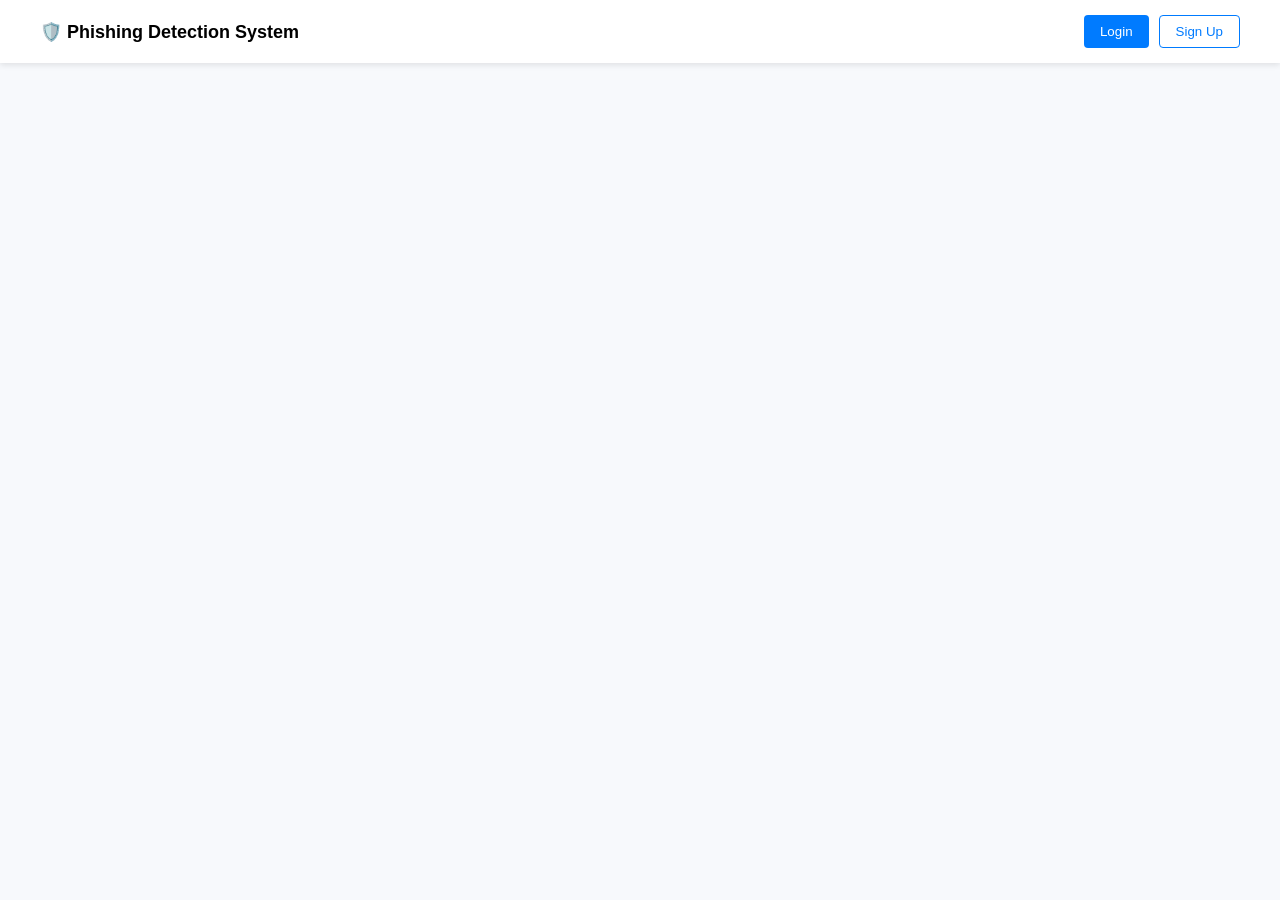
<file: phishing-detection/auth-ui/index.html>
<!DOCTYPE html>
<html lang="en">
<head>
    <meta charset="UTF-8">
    <title>Phishing Detection System</title>
    <link rel="stylesheet" href="style.css">
</head>
<body>

<header>
    <div class="logo">🛡️ Phishing Detection System</div>
    <div class="nav">
        <!-- CHANGED -->
        <button class="nav-btn" onclick="window.location.href='login.html'">
            Login
        </button>

        <!-- CHANGED -->
        <button class="nav-btn outline" onclick="window.location.href='signup.html'">
            Sign Up
</footer>
<script>
const token = localStorage.getItem("jwt");

const navDiv = document.querySelector(".nav");
const heroActions = document.querySelector(".hero-actions");

if (token) {
    // User is logged in
    navDiv.innerHTML = `
        <button class="nav-btn" onclick="goPhishing()">Phishing Check</button>
        <button class="nav-btn outline" onclick="logout()">Logout</button>
    `;

    heroActions.innerHTML = `
        <button class="primary" onclick="goPhishing()">Check a Website</button>
        <button class="secondary" onclick="logout()">Logout</button>
    `;
}

function goPhishing() {
    window.location.href = "phishing.html";
}

function logout() {
    localStorage.removeItem("jwt");
    alert("Logged out successfully");
    window.location.href = "index.html";
}
</script>

</body>
</html>
</file>
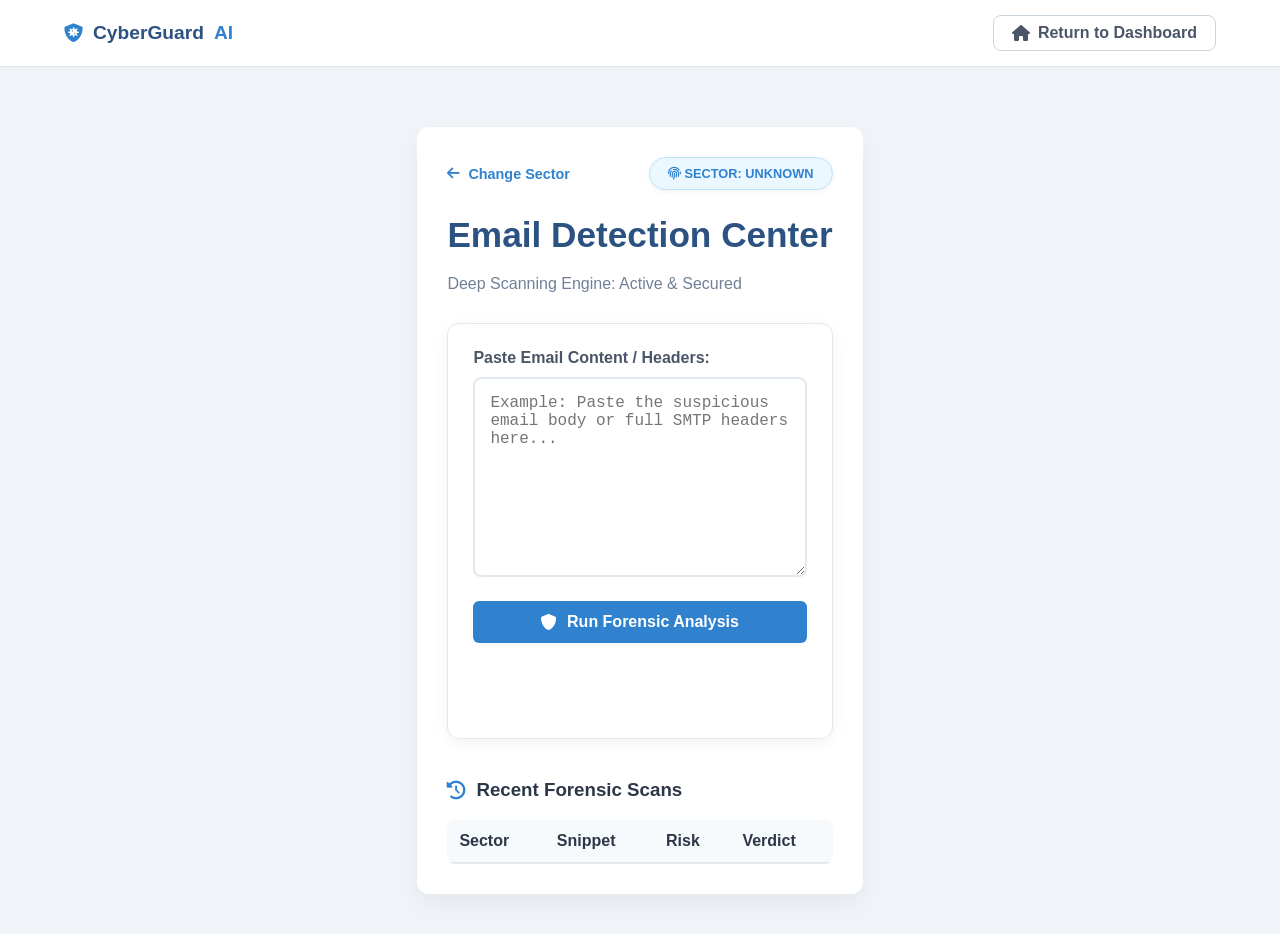
<file: phishing-detection/auth-ui/email.html>
<!DOCTYPE html>
<html lang="en">
<head>
    <meta charset="UTF-8">
    <meta name="viewport" content="width=device-width, initial-scale=1.0">
    <title>CyberGuard AI - Forensic Analysis</title>
    <link rel="stylesheet" href="email.css">
    <link rel="stylesheet" href="https://cdnjs.cloudflare.com/ajax/libs/font-awesome/6.0.0/css/all.min.css">
</head>
<body>
    <nav style="display: flex; justify-content: space-between; align-items: center; padding: 15px 5%; background: white; border-bottom: 1px solid #e2e8f0; margin-bottom: 20px; box-shadow: 0 2px 4px rgba(0,0,0,0.02);">
    <div style="font-weight: bold; color: #2c5282; font-size: 1.2rem; display: flex; align-items: center; gap: 10px;">
        <i class="fas fa-shield-virus" style="color: #3182ce;"></i> CyberGuard <span style="color: #3182ce;">AI</span>
    </div>
    <a href="phishing-types.html" style="text-decoration: none; color: #4a5568; font-weight: 600; border: 1px solid #cbd5e0; padding: 8px 18px; border-radius: 8px; transition: 0.3s; display: flex; align-items: center; gap: 8px; background: #fff;">
        <i class="fas fa-home"></i> Return to Dashboard
    </a>
</nav>
    <div class="container">
        <div style="display: flex; justify-content: space-between; align-items: center; margin-bottom: 25px;">
            <a href="source-selection.html" style="text-decoration: none; color: #3182ce; font-weight: 600; font-size: 0.9rem; display: flex; align-items: center; gap: 8px;">
                <i class="fas fa-arrow-left"></i> Change Sector
            </a>
            <div id="activeBadge" style="background: #ebf8ff; color: #3182ce; padding: 8px 18px; border-radius: 30px; font-weight: bold; font-size: 0.8rem; border: 1px solid #bee3f8; box-shadow: 0 2px 5px rgba(0,0,0,0.05); text-transform: uppercase;">
                <i class="fas fa-fingerprint"></i> SECTOR: <span id="sectorDisplay">Unknown</span>
            </div>
        </div>

        <h1 style="margin-top: 0;">Email Detection Center</h1>
        <p class="subtitle" style="color: #718096; margin-bottom: 30px;">Deep Scanning Engine: Active & Secured</p>

        <div class="analysis-card" style="background: #fff; padding: 25px; border-radius: 12px; box-shadow: 0 4px 15px rgba(0,0,0,0.05); border: 1px solid #e2e8f0;">
            <label style="display: block; font-weight: 600; margin-bottom: 10px; color: #4a5568;">Paste Email Content / Headers:</label>
            <textarea id="emailText" placeholder="Example: Paste the suspicious email body or full SMTP headers here..."></textarea>
            
            <button class="analyze-btn" onclick="checkEmail()" style="display: flex; align-items: center; justify-content: center; gap: 10px;">
                <i class="fas fa-shield-alt"></i> Run Forensic Analysis
            </button>
            
            <div id="result"></div>
        </div>

        <div class="history-section" style="margin-top: 40px;">
            <h3 style="display: flex; align-items: center; gap: 10px; color: #2d3748;">
                <i class="fas fa-history" style="color: #3182ce;"></i> Recent Forensic Scans
            </h3>
            <table style="width: 100%; border-collapse: collapse; margin-top: 15px; background: white; border-radius: 8px; overflow: hidden;">
                <thead style="background: #f7fafc;">
                    <tr>
                        <th style="padding: 12px; text-align: left; border-bottom: 2px solid #e2e8f0;">Sector</th>
                        <th style="padding: 12px; text-align: left; border-bottom: 2px solid #e2e8f0;">Snippet</th>
                        <th style="padding: 12px; text-align: left; border-bottom: 2px solid #e2e8f0;">Risk</th>
                        <th style="padding: 12px; text-align: left; border-bottom: 2px solid #e2e8f0;">Verdict</th>
                    </tr>
                </thead>
                <tbody id="historyBody">
                    </tbody>
            </table>
        </div>
    </div>

    <script src="email.js"></script>
    <script>
        // Logic to update the badge immediately when the page opens
        window.addEventListener('DOMContentLoaded', () => {
            const sector = localStorage.getItem('selectedSector') || 'Unknown';
            const display = document.getElementById('sectorDisplay');
            if (display) {
                display.innerText = sector.toUpperCase();
            }
        });
    </script>
</body>
</html>
</file>
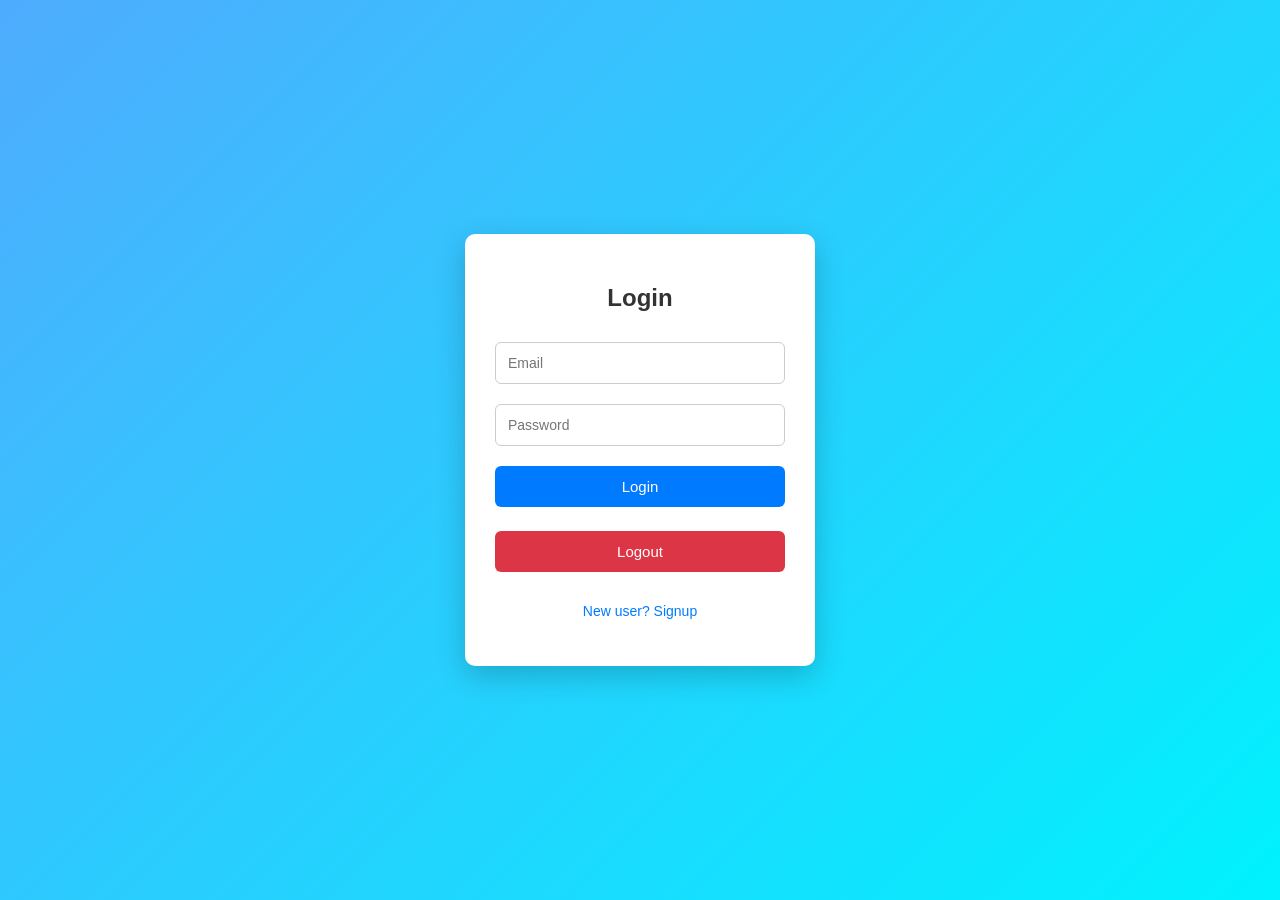
<file: phishing-detection/auth-ui/login.html>
<!DOCTYPE html>
<html>
<head>
  <title>Login</title>
  <link rel="stylesheet" href="login.css">
  



  

</head>
<body>

<div class="box">
  <h2>Login</h2>

  <input id="email" type="email" placeholder="Email">
  <input id="password" type="password" placeholder="Password">

  <button type="button" onclick="login()">Login</button>



  <p id="msg"></p>

  <button onclick="logout()">Logout</button>
<p><a href="signup.html">New user? Signup</a></p>
</div>
<script>
  const msg = document.getElementById("msg");



function login() {
  fetch("http://localhost:8080/api/auth/login", {
    method: "POST",
    headers: {"Content-Type":"application/json"},
    body: JSON.stringify({
      email: email.value,
      password: password.value
    })
  })
  .then(r => r.text())
  .then(token => {
    if (token.startsWith("ey")) {
      localStorage.setItem("jwt", token);

      // 🔴 STEP 2 IS HERE
      window.location.href = "phishing-types.html";
    } else {
      msg.innerText = token;
      msg.style.color = "red";
    }
  });
}



function logout() {
  localStorage.removeItem("jwt");
  msg.innerText = "Logged out successfully";
  msg.style.color = "black";
}


</script>

</body>
</html>
</file>
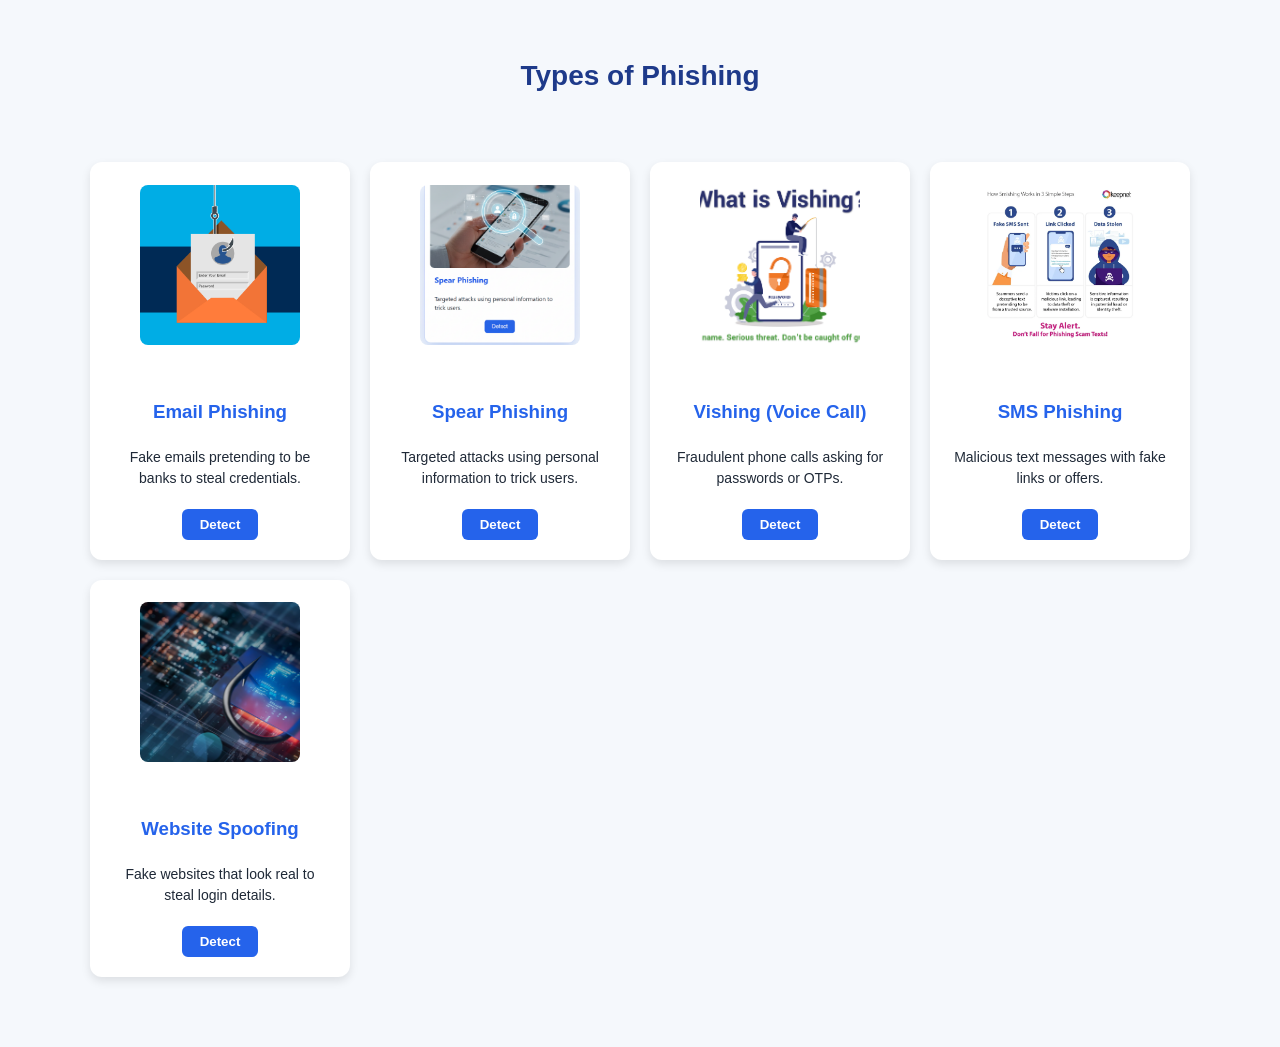
<file: phishing-detection/auth-ui/phishing-types.html>
<!DOCTYPE html>
<html lang="en">
<head>
    <meta charset="UTF-8">
    <title>Phishing Categories - CyberGuard AI</title>
    <link rel="stylesheet" href="types.css">
    <style>
        button { 
            cursor: pointer; 
            background-color: #2563eb; 
            color: white; 
            padding: 10px 25px; 
            border: none; 
            border-radius: 5px; 
            font-weight: 600;
        }
        button:hover { background-color: #1d4ed8; }
        .card:hover { transform: translateY(-5px); transition: 0.3s; }
        .page-title { text-align: center; color: #1e3a8a; margin-top: 30px; }
        .grid { display: grid; grid-template-columns: repeat(auto-fit, minmax(250px, 1fr)); gap: 20px; padding: 40px; }
        .card { background: white; padding: 20px; border-radius: 12px; box-shadow: 0 4px 10px rgba(0,0,0,0.1); text-align: center; }
        .card-image img { width: 100%; height: 180px; object-fit: cover; border-radius: 8px; margin-bottom: 15px; }
    </style>
</head>
<body>
<h1 class="page-title">Types of Phishing</h1>

<div class="grid">
    <div class="card">
        <div class="card-image"><img src="images/email.jpg" alt="Email"></div>
        <h3>Email Phishing</h3>
        <p>Fake emails pretending to be banks to steal credentials.</p>
        <center><button onclick="goToDetection('Email')">Detect</button></center>
    </div>

    <div class="card">
        <div class="card-image"><img src="images/spear.png" alt="Spear"></div>
        <h3>Spear Phishing</h3>
        <p>Targeted attacks using personal information to trick users.</p>
        <center><button onclick="goToDetection('Spear Phishing')">Detect</button></center>
    </div>

    <div class="card">
        <div class="card-image"><img src="images/Vishing-Feature.png" alt="Vishing"></div>
        <h3>Vishing (Voice Call)</h3>
        <p>Fraudulent phone calls asking for passwords or OTPs.</p>
        <center><button onclick="goToDetection('Vishing')">Detect</button></center>
    </div>

    <div class="card">
        <div class="card-image"><img src="images/sms.png" alt="SMS"></div>
        <h3>SMS Phishing</h3>
        <p>Malicious text messages with fake links or offers.</p>
        <center><button onclick="goToDetection('SMS')">Detect</button></center>
    </div>

    <div class="card">
        <div class="card-image"><img src="images/website.png" alt="Website"></div>
        <h3>Website Spoofing</h3>
        <p>Fake websites that look real to steal login details.</p>
        <center><button onclick="goToDetection('Website')">Detect</button></center>
    </div>
</div>

<script>
    function goToDetection(mode) {
        // 1. Security check for JWT token
        const token = localStorage.getItem("jwt");
        if (!token) {
            alert("Please login first");
            window.location.href = "login.html";
            return;
        }

        // --- UPDATED ROUTING LOGIC ---
        
        // If Email is selected, we go to source-selection.html first 
        // to pick Banking, Corporate, etc.
        if (mode === 'Email') {
            window.location.href = "source-selection.html";
        } 
        else if (mode === 'Website') {
            window.location.href = `phishing.html?mode=${mode}`;
        } 
        else if (mode === 'Spear Phishing') {
            window.location.href = "spear.html";
        } 
        else if (mode === 'Vishing') {
            window.location.href = "vishing.html";
        } 
        else if (mode === 'SMS') {
            window.location.href = "sms.html";
        }
        else {
            // Default fallback
            window.location.href = `phishing.html?mode=${encodeURIComponent(mode)}`;
        }
    }
</script>
</body>
</html>
</file>
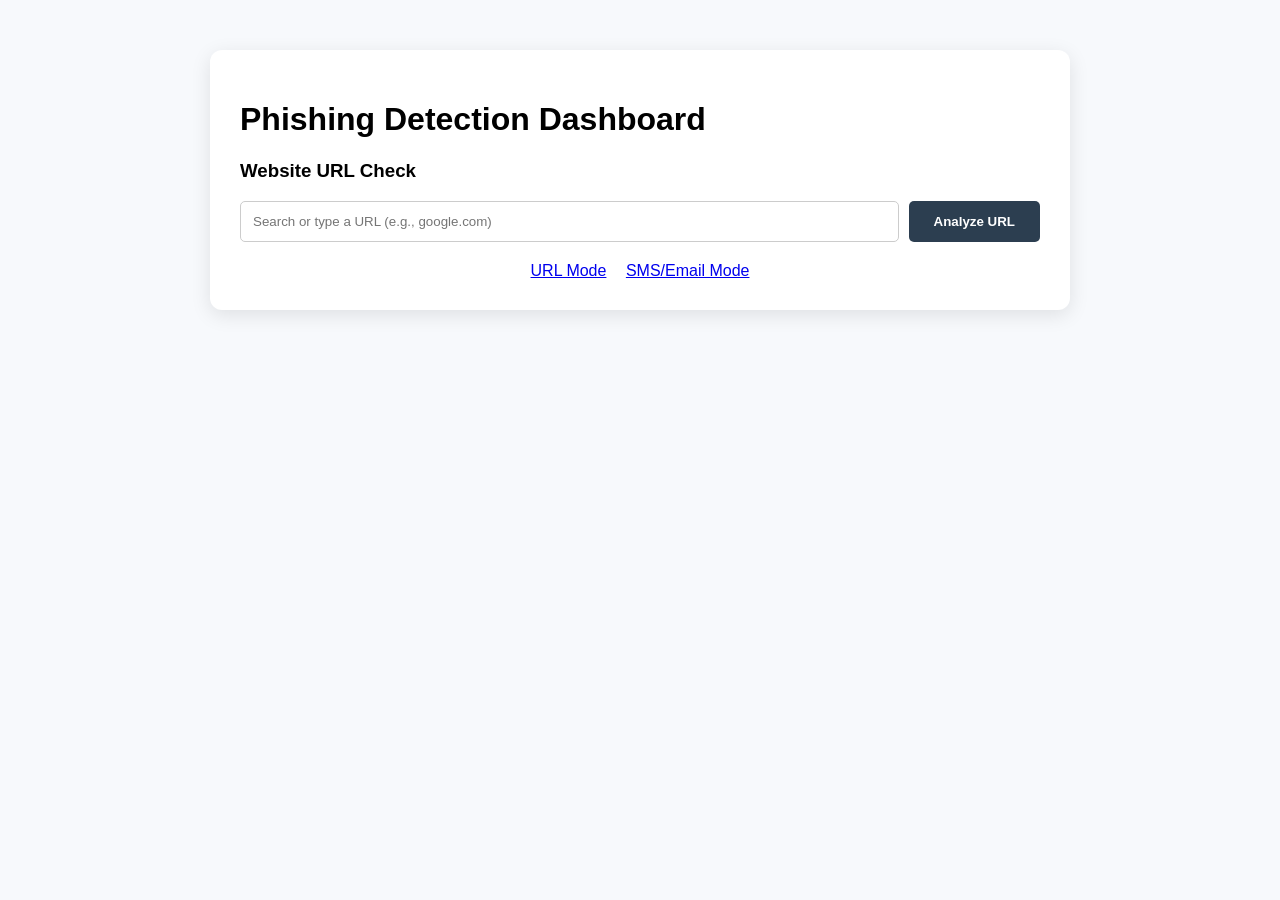
<file: phishing-detection/auth-ui/phishing.html>
<!DOCTYPE html>
<html lang="en">
<head>
    <meta charset="UTF-8">
    <title>AI Phishing Detection Dashboard</title>
    <link rel="stylesheet" href="style.css">
    <style>
        .hidden { display: none !important; }
        .container { max-width: 800px; margin: 50px auto; padding: 30px; background: white; border-radius: 12px; box-shadow: 0 5px 20px rgba(0,0,0,0.1); }
        .input-group { display: flex; gap: 10px; margin-top: 15px; }
        input[type="text"] { flex: 1; padding: 12px; border: 1px solid #ccc; border-radius: 5px; }
        .btn-analyze { padding: 12px 25px; background: #2c3e50; color: white; border: none; border-radius: 5px; cursor: pointer; font-weight: bold; }
        textarea { width: 100%; margin-top: 10px; padding: 12px; border: 1px solid #ccc; border-radius: 5px; font-family: sans-serif; resize: vertical; }
    </style>
</head>
<body>
    <div class="container">
        <h1 id="pageTitle">Phishing Detection Dashboard</h1>

        <div id="websiteSection">
            <h3>Website URL Check</h3>
            <div class="input-group">
                <input type="text" id="urlInput" list="urlSuggestions" placeholder="Search or type a URL (e.g., google.com)">
                <datalist id="urlSuggestions">
                    <option value="https://www.google.com">
                    <option value="https://www.onlinesbi.sbi">
                    <option value="https://www.paypal.com">
                    <option value="https://www.amazon.in">
                    <option value="http://secure-login-account.com">
                    <option value="https://www.google.com">
                    <option value="https://www.onlinesbi.sbi">
    

    <option value="https://www.microsoft.com">
    <option value="https://vtop.vit.ac.in">
    
    <option value="https://vtop.vit.ac.in">
    <option value="https://www.iitb.ac.in">
    <option value="https://www.harvard.edu">
    <option value="https://www.ox.ac.uk">
    <option value="https://www.stanford.edu">
    <option value="https://www.mit.edu">
    <option value="https://www.ucla.edu">
    <option value="https://www.cam.ac.uk">
    <option value="https://www.du.ac.in">
    
    <option value="https://www.ignou.ac.in">
    <option value="https://www.annauniv.edu">
    <option value="https://www.jntu.ac.in">
    <option value="https://www.mu.ac.in">
    <option value="https://www.tirumala.org">
    <option value="https://shreeashapura.com">
    <option value="https://www.shirdi.org.in">
    <option value="https://www.maavaishnodevi.org">
    <option value="https://www.badrinath-kedarnath.gov.in">
    <option value="https://www.siddhivinayak.org">
    <option value="https://www.somnath.org">
    <option value="https://www.golden-temple.org">
    
    <option value="http://online-prasadam-booking.xyz">
    <option value="http://tirupati-darshan-tickets-now.com">
    <option value="http://temple-donation-portal.net/pay">
    <option value="https://shirdi-sai-baba-trust.security-update.in">
    <option value="http://vtop-login-verify.xyz/vit">
    <option value="http://student-results-2026.online/login">
    <option value="http://university-scholarship-portal.net/apply">
    <option value="http://iit-bombay-admission-form.in/secure">
    <option value="http://verify-my-paypal-account-now.com/login">
    <option value="https://faceb00k-support-center.xyz">
    <option value="http://192.168.1.1/login.html">
    <option value="https://amazon-prime-rewards.net/claim">
    <option value="http://bank-of-america-security-update.in">
                </datalist>
                <button class="btn-analyze" onclick="checkWebsite()">Analyze URL</button>
            </div>
        </div>

        <div id="emailSection" class="hidden" style="margin-top: 20px;">
            <h3>Email & SMS Analysis</h3>
            <textarea id="phishText" rows="6" placeholder="Paste the suspicious SMS or Email text here..."></textarea>
            <button class="btn-analyze" style="width: 100%; margin-top: 10px;" onclick="checkTextPhishing()">Detect Phishing</button>
        </div>
        
        <div style="margin-top: 20px; text-align: center;">
            <a href="phishing.html?mode=website" style="margin-right: 15px;">URL Mode</a>
            <a href="phishing.html?mode=email">SMS/Email Mode</a>
        </div>
    </div>

    <script>
        // Toggle between URL and Email modes based on URL parameter
        document.addEventListener("DOMContentLoaded", () => {
            const mode = new URLSearchParams(window.location.search).get('mode');
            if (mode === 'email') {
                document.getElementById("websiteSection").classList.add("hidden");
                document.getElementById("emailSection").classList.remove("hidden");
                document.getElementById("pageTitle").innerText = "SMS & Email Phishing Detector";
            }
        });

        // FUNCTION 1: Handles Website URL Checks
        function checkWebsite() {
            const urlValue = document.getElementById('urlInput').value;
            if (!urlValue) return alert("Please enter a URL.");

            let formattedUrl = urlValue.startsWith('http') ? urlValue : 'https://' + urlValue;

            fetch(`http://localhost:8080/api/phishing/check?url=${encodeURIComponent(formattedUrl)}`)
                .then(res => res.json())
                .then(data => {
                    const query = new URLSearchParams({
                        url: formattedUrl,
                        score: data.risk || 0,
                        level: data.level || "Low Risk"
                    });
                    window.location.href = `result.html?${query.toString()}`;
                })
                .catch(err => alert("Backend Error: Ensure Java and Python terminals are running."));
        }

        // FUNCTION 2: Handles SMS/Email Text Analysis (THIS WAS MISSING)
        function checkTextPhishing() {
            const textValue = document.getElementById('phishText').value;
            if (!textValue) return alert("Please paste some text to analyze.");

            // Calls your SmsPhishingController on Port 8080
            fetch(`http://localhost:8080/api/sms/check`, {
                method: 'POST',
                headers: { 'Content-Type': 'application/json' },
                body: JSON.stringify({ text: textValue }) 
            })
            .then(res => {
                if (!res.ok) throw new Error("Backend not reachable");
                return res.json();
            })
            .then(data => {
                const query = new URLSearchParams({
                    url: "SMS Content Analysis",
                    score: data.risk || 0,
                    level: data.level || "Neutral"
                });
                window.location.href = `result.html?${query.toString()}`;
            })
            .catch(err => {
                console.error(err);
                alert("SMS Backend Error: Ensure your Java Bridge and Python ML are both running.");
            });
        }
    </script>
</body> 
</html>
</file>
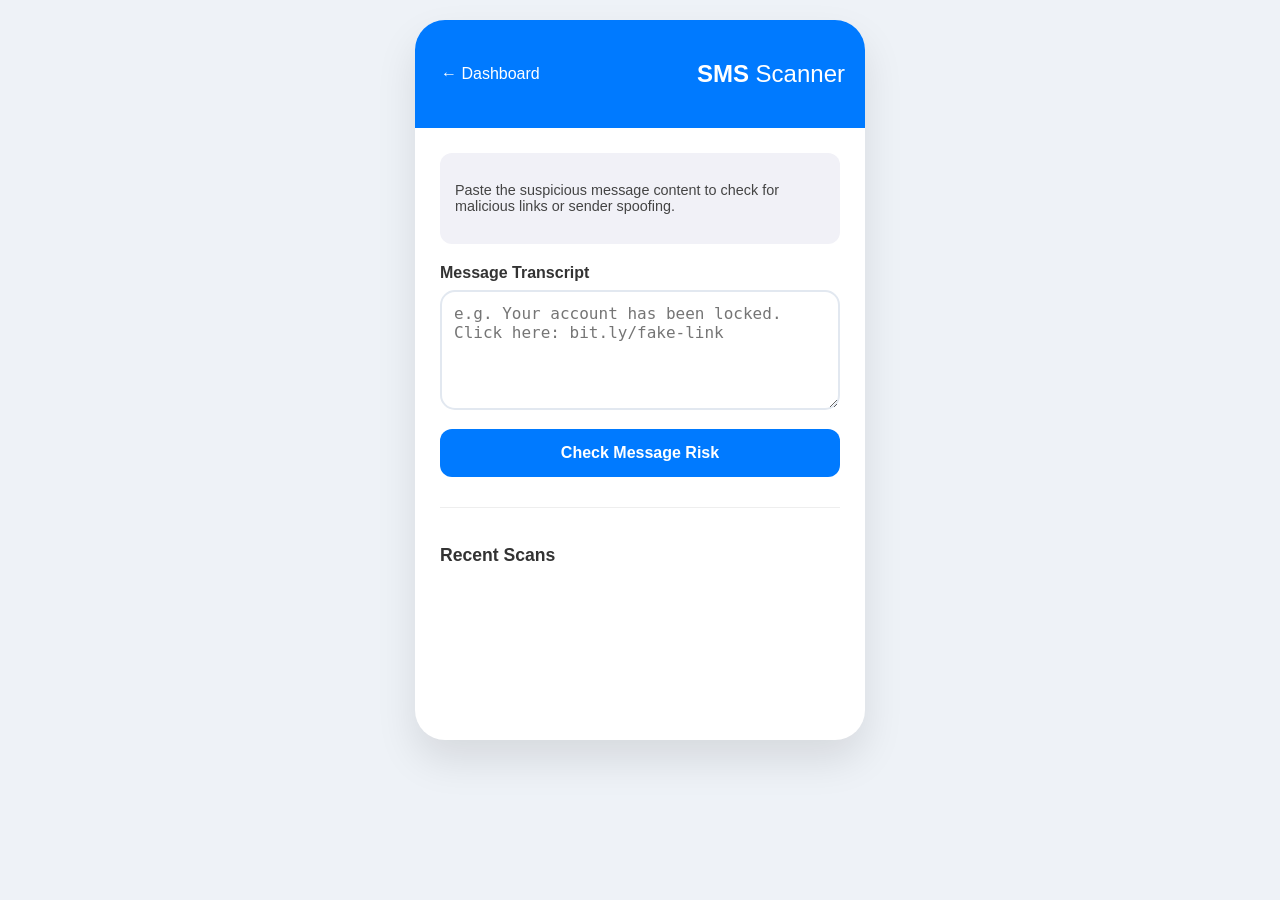
<file: phishing-detection/auth-ui/sms.html>
<!DOCTYPE html>
<html lang="en">
<head>
    <meta charset="UTF-8">
    <meta name="viewport" content="width=device-width, initial-scale=1.0">
    <title>CyberGuard AI | SMS Security</title>
    <link rel="stylesheet" href="sms.css">
</head>
<body>
    <div class="mobile-container">
        <header class="sms-header">
            <button class="back-link" onclick="window.location.href='index.html'">← Dashboard</button>
            <h2>SMS <span>Scanner</span></h2>
        </header>

        <main class="sms-content">
            <div class="info-box">
                <p>Paste the suspicious message content to check for malicious links or sender spoofing.</p>
            </div>

            <div class="input-area">
                <label for="smsText">Message Transcript</label>
                <textarea id="smsText" placeholder="e.g. Your account has been locked. Click here: bit.ly/fake-link"></textarea>
                
                <button class="scan-btn" onclick="checkSMS()">Check Message Risk</button>
            </div>

            <div id="result" class="result-box"></div>

            <section class="sms-history">
                <h3>Recent Scans</h3>
                <div class="history-list" id="historyBody">
                    </div>
            </section>
        </main>
    </div>

    <script src="sms.js"></script>
</body>
</html>
</file>
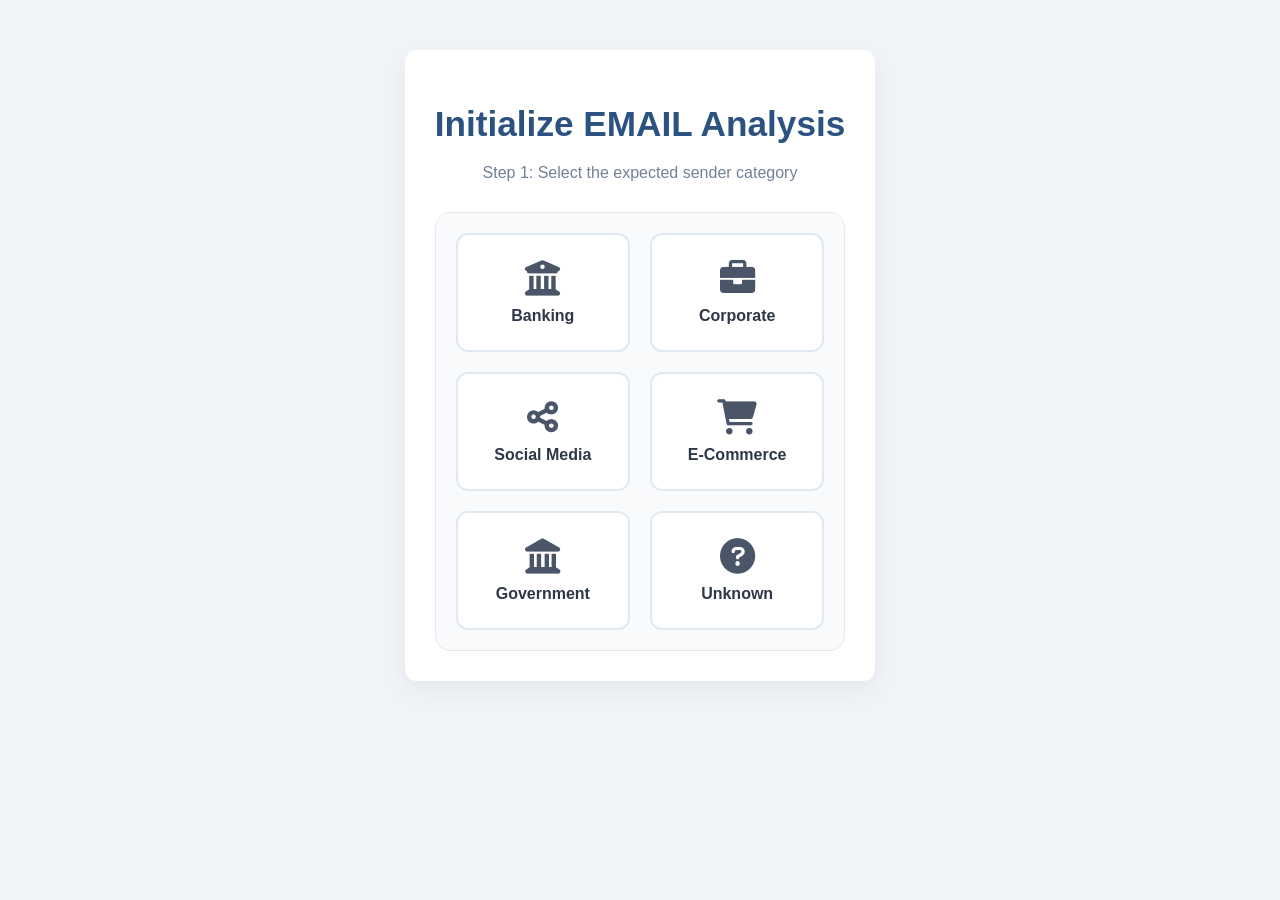
<file: phishing-detection/auth-ui/source-selection.html>
<!DOCTYPE html>
<html lang="en">
<head>
    <meta charset="UTF-8">
    <title>Initialize Analysis | CyberGuard AI</title>
    <link rel="stylesheet" href="email.css">
    <link rel="stylesheet" href="https://cdnjs.cloudflare.com/ajax/libs/font-awesome/6.0.0/css/all.min.css">
    <style>
        .selection-grid {
            display: grid;
            grid-template-columns: repeat(auto-fit, minmax(160px, 1fr));
            gap: 20px;
            padding: 20px;
            border: 1px solid #e2e8f0;
            border-radius: 15px;
            background: #f8fafc;
        }
        .source-card {
            background: white;
            border: 2px solid #e2e8f0;
            border-radius: 12px;
            padding: 25px 15px;
            text-align: center;
            cursor: pointer;
            transition: all 0.3s ease;
        }
        .source-card:hover {
            border-color: #3182ce;
            transform: translateY(-5px);
            box-shadow: 0 4px 12px rgba(49, 130, 206, 0.1);
        }
        .source-card i { font-size: 2.2rem; color: #4a5568; margin-bottom: 12px; display: block; }
        .source-card span { font-weight: 600; color: #2d3748; display: block; }
        .source-card:hover i, .source-card:hover span { color: #3182ce; }
    </style>
</head>
<body>
    <div class="container" style="text-align: center; margin-top: 50px;">
        <h1 id="selection-title" style="color: #2c5282;">Initialize Analysis</h1>
        <p style="color: #718096; margin-bottom: 30px;">Step 1: Select the expected sender category</p>

        <div class="selection-grid">
            <div class="source-card" onclick="selectSource('bank')"><i class="fas fa-university"></i><span>Banking</span></div>
            <div class="source-card" onclick="selectSource('office')"><i class="fas fa-briefcase"></i><span>Corporate</span></div>
            <div class="source-card" onclick="selectSource('social')"><i class="fas fa-share-alt"></i><span>Social Media</span></div>
            <div class="source-card" onclick="selectSource('ecommerce')"><i class="fas fa-shopping-cart"></i><span>E-Commerce</span></div>
            <div class="source-card" onclick="selectSource('government')"><i class="fas fa-landmark"></i><span>Government</span></div>
            <div class="source-card" onclick="selectSource('unknown')"><i class="fas fa-question-circle"></i><span>Unknown</span></div>
        </div>
    </div>

    <script>
        const urlParams = new URLSearchParams(window.location.search);
        const mode = urlParams.get('mode') || 'email'; 
        document.getElementById('selection-title').innerText = `Initialize ${mode.toUpperCase()} Analysis`;

        function selectSource(source) {
            localStorage.setItem('selectedSector', source);
            if (mode === 'sms') window.location.href = 'sms.html';
            else if (mode === 'web') window.location.href = 'website.html';
            else window.location.href = 'email.html';
        }
    </script>
</body>
</html>
</file>
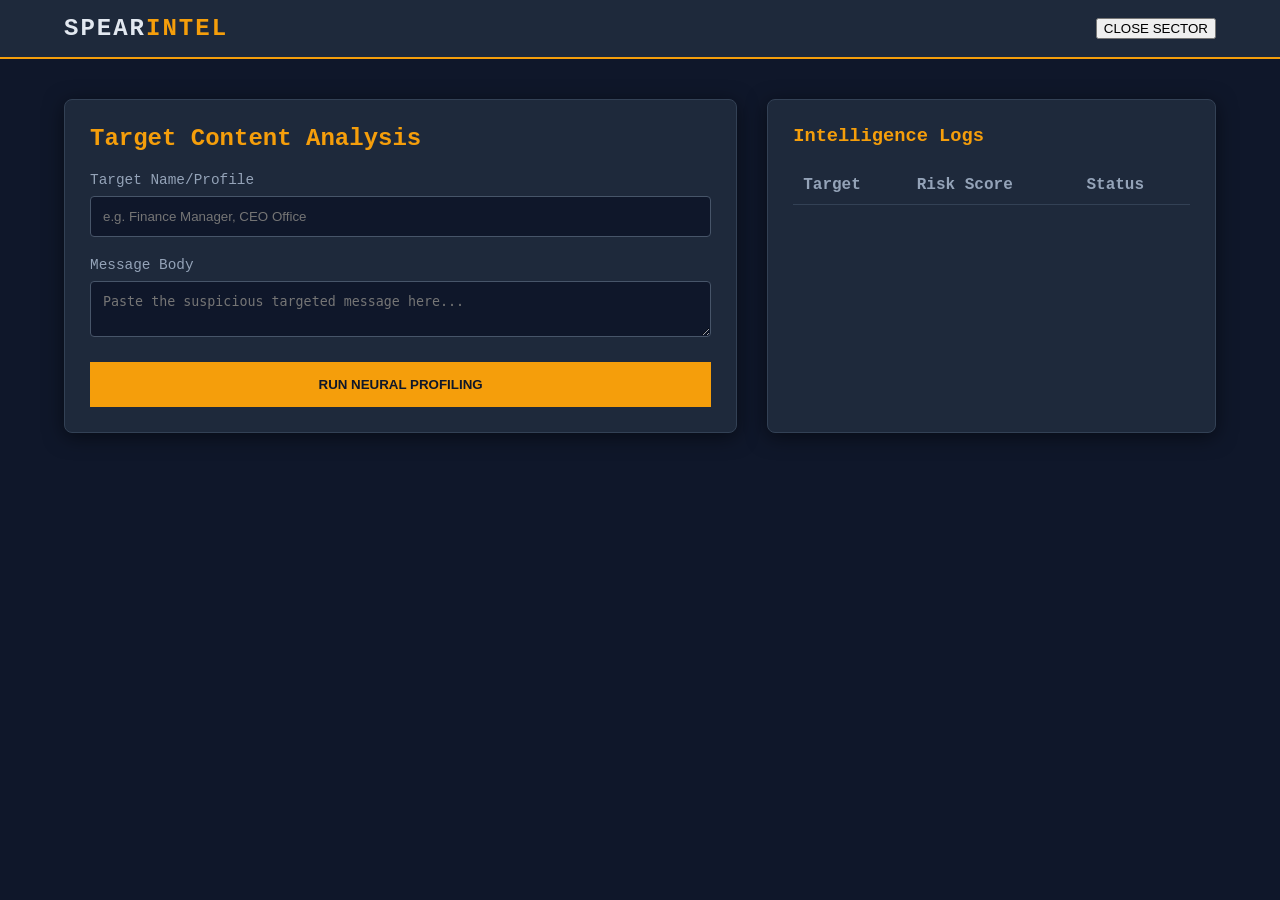
<file: phishing-detection/auth-ui/spear.html>
<!DOCTYPE html>
<html lang="en">
<head>
    <meta charset="UTF-8">
    <meta name="viewport" content="width=device-width, initial-scale=1.0">
    <title>CyberGuard AI | Spear Phishing Intelligence</title>
    <link rel="stylesheet" href="spear.css">
</head>
<body>
    <header class="tactical-header">
        <div class="logo">SPEAR<span>INTEL</span></div>
        <button class="exit-btn" onclick="window.location.href='index.html'">CLOSE SECTOR</button>
    </header>

    <div class="main-wrapper">
        <div class="intel-grid">
            <section class="card analysis-card">
                <h2>Target Content Analysis</h2>
                <div class="input-group">
                    <label>Target Name/Profile</label>
                    <input type="text" id="targetProfile" placeholder="e.g. Finance Manager, CEO Office">
                </div>
                <div class="input-group">
                    <label>Message Body</label>
                    <textarea id="smsText" placeholder="Paste the suspicious targeted message here..."></textarea>
                </div>
                <button class="scan-btn" onclick="checkSpear()">RUN NEURAL PROFILING</button>
                <div id="result"></div>
            </section>

            <section class="card log-card">
                <h3>Intelligence Logs</h3>
                <div class="table-wrap">
                    <table>
                        <thead>
                            <tr>
                                <th>Target</th>
                                <th>Risk Score</th>
                                <th>Status</th>
                            </tr>
                        </thead>
                        <tbody id="historyBody">
                            </tbody>
                    </table>
                </div>
            </section>
        </div>
    </div>
    <script src="spear.js"></script>
</body>
</html>
</file>
<file: phishing-detection/auth-ui/style.css>
body {
    margin: 0;
    font-family: Arial, sans-serif;
    background: #f7f9fc;
}

header {
    display: flex;
    justify-content: space-between;
    align-items: center;
    padding: 15px 40px;
    background: white;
    box-shadow: 0 2px 6px rgba(0,0,0,0.1);
}

.logo {
    font-size: 18px;
    font-weight: bold;
}

.nav {
    display: flex;
    gap: 10px;
}

.nav-btn {
    padding: 8px 16px;
    border: none;
    cursor: pointer;
    background: #007bff;
    color: white;
    border-radius: 4px;
}

.nav-btn.outline {
    background: transparent;
    border: 1px solid #007bff;
    color: #007bff;
}

.hero {
    display: flex;
    justify-content: space-between;
    padding: 60px;
}

.hero-text {
    max-width: 55%;
}

.hero-actions button {
    margin-right: 10px;
    padding: 10px 20px;
}

.hero-box {
    background: white;
    padding: 20px;
    border-radius: 8px;
    width: 35%;
}

footer {
    text-align: center;
    padding: 15px;
    background: #eee;
    margin-top: 40px;
}
</file>
<file: phishing-detection/auth-ui/email.css>
/* --- 1. YOUR ORIGINAL PROFESSIONAL LAYOUT --- */
body {
    margin: 0;
    font-family: 'Segoe UI', Tahoma, Geneva, Verdana, sans-serif;
    background: #f0f4f8; 
    color: #2d3748;
    display: flex;
    flex-direction: column;
    min-height: 100vh;
}

.container {
    max-width: 900px;
    margin: 40px auto;
    padding: 30px;
    background: #ffffff;
    border-radius: 12px;
    box-shadow: 0 10px 25px rgba(0,0,0,0.05);
}

h1 {
    color: #2c5282;
    font-size: 2.2rem;
    margin-bottom: 20px;
}

textarea {
    width: 100%;
    height: 200px;
    padding: 15px;
    border: 2px solid #e2e8f0;
    border-radius: 8px;
    font-size: 16px;
    resize: vertical;
    margin-bottom: 20px;
    box-sizing: border-box; /* Ensures padding doesn't break width */
}

.analyze-btn {
    background: #3182ce;
    color: white;
    padding: 12px 30px;
    border: none;
    border-radius: 6px;
    font-weight: 600;
    cursor: pointer;
    font-size: 1rem;
    transition: background 0.2s;
    width: 100%; /* Makes button look better in the card */
}

.analyze-btn:hover {
    background: #2b6cb0;
}

/* --- 2. NEW SOURCE SELECTOR CARDS (Added these) --- */
.source-selector {
    margin-bottom: 25px;
}

.selector-label {
    font-weight: 600;
    color: #4a5568;
    margin-bottom: 12px;
    display: block;
}

.source-options {
    display: flex;
    gap: 15px;
    margin-bottom: 20px;
}

.source-item {
    flex: 1;
}

.source-item input {
    display: none; /* Hides the ugly radio circles */
}

.option-content {
    background: #fff;
    border: 2px solid #e2e8f0;
    padding: 15px;
    border-radius: 10px;
    text-align: center;
    cursor: pointer;
    transition: all 0.3s ease;
}

.option-content i {
    font-size: 1.5rem;
    display: block;
    margin-bottom: 8px;
    color: #a0aec0;
}

/* State when user clicks a card */
.source-item input:checked + .option-content {
    border-color: #3182ce;
    background: #ebf8ff;
}

.source-item input:checked + .option-content i,
.source-item input:checked + .option-content span {
    color: #3182ce;
    font-weight: bold;
}

/* --- 3. RESULTS & HISTORY --- */
#result {
    margin-top: 30px;
    padding: 20px;
    border-radius: 8px;
}

/* Dynamic colors for the result card */
.critical { border-left: 5px solid #e53e3e; background: #fff5f5; color: #c53030; }
.high { border-left: 5px solid #ed8936; background: #fffaf0; color: #9c4221; }
.low { border-left: 5px solid #38a169; background: #f0fff4; color: #276749; }

table {
    width: 100%;
    border-collapse: collapse;
    margin-top: 30px;
}

th {
    text-align: left;
    padding: 12px;
    background: #f7fafc;
    border-bottom: 2px solid #e2e8f0;
}

td {
    padding: 12px;
    border-bottom: 1px solid #edf2f7;
}

.status-pill {
    padding: 4px 10px;
    border-radius: 20px;
    font-size: 0.85rem;
    font-weight: bold;
    text-transform: uppercase;
}
.status-pill.critical { background: #feb2b2; color: #9b2c2c; border: none; }
.status-pill.low { background: #c6f6d5; color: #22543d; border: none; }
</file>
<file: phishing-detection/auth-ui/login.css>
/* Reset */
* {
    box-sizing: border-box;
    font-family: Arial, sans-serif;
}

/* Page background */
body {
    margin: 0;
    height: 100vh;
    background: linear-gradient(135deg, #4facfe, #00f2fe);
    display: flex;
    justify-content: center;
    align-items: center;
}

/* Login box */
.box {
    background: #ffffff;
    width: 350px;
    padding: 30px;
    border-radius: 10px;
    box-shadow: 0 10px 30px rgba(0, 0, 0, 0.2);
    text-align: center;
}

/* Heading */
.box h2 {
    margin-bottom: 20px;
    color: #333;
}

/* Inputs */
.box input {
    width: 100%;
    padding: 12px;
    margin: 10px 0;
    border-radius: 6px;
    border: 1px solid #ccc;
    font-size: 14px;
}

.box input:focus {
    outline: none;
    border-color: #007bff;
}

/* Buttons */
.box button {
    width: 100%;
    padding: 12px;
    margin-top: 10px;
    border: none;
    border-radius: 6px;
    background: #007bff;
    color: white;
    font-size: 15px;
    cursor: pointer;
}

.box button:hover {
    background: #0056b3;
}

/* Logout button (secondary) */
.box button:last-of-type {
    background: #dc3545;
}

.box button:last-of-type:hover {
    background: #b52a37;
}

/* Message text */
#msg {
    margin-top: 10px;
    font-size: 14px;
}

/* Signup link */
.box a {
    display: inline-block;
    margin-top: 15px;
    text-decoration: none;
    color: #007bff;
    font-size: 14px;
}

.box a:hover {
    text-decoration: underline;
}
</file>
<file: phishing-detection/auth-ui/types.css>
body {
    margin: 0;
    padding: 30px 50px;
    font-family: "Segoe UI", Arial, sans-serif;
    background: #f5f8fc;
    color: #1f2937;
}

.page-title {
    margin-bottom: 30px;
    font-size: 28px;
}

/* GRID */
.grid {
    display: grid;
    grid-template-columns: repeat(auto-fill, minmax(280px, 1fr));
    gap: 30px;
}

/* CARD */
.card {
    background: #ffffff;
    border-radius: 16px;
    padding: 24px;
    box-shadow: 0 10px 25px rgba(0,0,0,0.08);
    display: flex;
    flex-direction: column;
    transition: transform 0.35s ease, box-shadow 0.35s ease;
}

/* 🔥 CARD HOVER */
.card:hover {
    transform: translateY(-10px);
    box-shadow:
        0 20px 40px rgba(37,99,235,0.25),
        0 0 0 1px rgba(37,99,235,0.15);
}

/* IMAGE CONTAINER */
.card-image {
    height: 180px;
    display: flex;
    justify-content: center;
    align-items: center;
    margin-bottom: 20px;
}

/* IMAGE */
.card-image img {
    max-width: 160px;
    max-height: 160px;
    object-fit: contain;
    transition: transform 0.35s ease;
}

/* 🔥 IMAGE ZOOM ON HOVER */
.card:hover .card-image img {
    transform: scale(1.1);
}

/* TEXT */
.card h3 {
    color: #2563eb;
    margin-bottom: 10px;
}

.card p {
    font-size: 14px;
    line-height: 1.5;
    margin-bottom: 20px;
}

/* BUTTON */
.card button {
    align-self: flex-start;
    background: #2563eb;
    color: white;
    border: none;
    padding: 8px 18px;
    border-radius: 6px;
    cursor: pointer;
    transition: background 0.3s ease, box-shadow 0.3s ease;
}

/* 🔥 BUTTON HOVER */
.card button:hover {
    background: #1e40af;
    box-shadow: 0 6px 15px rgba(37,99,235,0.4);
}
</file>
<file: phishing-detection/auth-ui/sms.css>
/* SMS Sector Styling */
body {
    margin: 0;
    font-family: -apple-system, BlinkMacSystemFont, "Segoe UI", Roboto, sans-serif;
    background-color: #eef2f7;
    display: flex;
    justify-content: center;
    padding: 20px;
}

.mobile-container {
    width: 100%;
    max-width: 450px;
    background: #ffffff;
    border-radius: 30px;
    box-shadow: 0 20px 40px rgba(0,0,0,0.1);
    overflow: hidden;
    min-height: 80vh;
}

.sms-header {
    background: #007aff; /* iMessage Blue */
    color: white;
    padding: 20px;
    text-align: center;
    display: flex;
    align-items: center;
    justify-content: space-between;
}

.sms-header h2 span { font-weight: 300; }
.back-link { background: none; border: none; color: white; cursor: pointer; font-size: 1rem; }

.sms-content { padding: 25px; }

.info-box {
    background: #f1f1f7;
    padding: 15px;
    border-radius: 12px;
    font-size: 0.9rem;
    color: #444;
    margin-bottom: 20px;
}

.input-area label {
    display: block;
    font-weight: 600;
    margin-bottom: 8px;
    color: #333;
}

textarea {
    width: 100%;
    height: 120px;
    border: 2px solid #e2e8f0;
    border-radius: 15px;
    padding: 12px;
    font-size: 1rem;
    box-sizing: border-box;
    transition: border-color 0.3s;
}

textarea:focus {
    outline: none;
    border-color: #007aff;
}

.scan-btn {
    width: 100%;
    margin-top: 15px;
    padding: 15px;
    background: #007aff;
    color: white;
    border: none;
    border-radius: 12px;
    font-weight: bold;
    font-size: 1rem;
    cursor: pointer;
    transition: 0.3s;
}

.scan-btn:hover { background: #0056b3; }

/* Result and History */
.result-box { margin-top: 20px; font-weight: bold; text-align: center; }

.sms-history { margin-top: 30px; border-top: 1px solid #eee; padding-top: 20px; }
.sms-history h3 { font-size: 1.1rem; color: #333; }

.history-item {
    background: #f8f9fa;
    padding: 10px;
    border-radius: 10px;
    margin-bottom: 10px;
    font-size: 0.85rem;
    border-left: 4px solid #007aff;
}
</file>
<file: phishing-detection/auth-ui/spear.css>
/* Spear Phishing Tactical Theme */
body {
    margin: 0;
    background: #0f172a; /* Deep Space Blue */
    color: #e2e8f0;
    font-family: 'Courier New', monospace; /* Tech feel */
}

.tactical-header {
    background: #1e293b;
    padding: 15px 5%;
    display: flex;
    justify-content: space-between;
    align-items: center;
    border-bottom: 2px solid #f59e0b; /* Warning Orange Accent */
}

.logo { font-size: 1.5rem; font-weight: bold; letter-spacing: 2px; }
.logo span { color: #f59e0b; }

.main-wrapper { padding: 40px 5%; }

.intel-grid {
    display: grid;
    grid-template-columns: 1.5fr 1fr;
    gap: 30px;
}

.card {
    background: #1e293b;
    padding: 25px;
    border-radius: 8px;
    border: 1px solid #334155;
    box-shadow: 0 4px 20px rgba(0,0,0,0.5);
}

h2, h3 { color: #f59e0b; margin-top: 0; }

.input-group { margin-bottom: 20px; }
label { display: block; margin-bottom: 8px; color: #94a3b8; font-size: 0.9rem; }

input[type="text"], textarea {
    width: 100%;
    background: #0f172a;
    border: 1px solid #475569;
    color: #f59e0b;
    padding: 12px;
    border-radius: 4px;
    box-sizing: border-box;
}

.scan-btn {
    width: 100%;
    padding: 15px;
    background: #f59e0b;
    color: #0f172a;
    border: none;
    font-weight: bold;
    cursor: pointer;
    transition: 0.3s;
}

.scan-btn:hover { background: #d97706; }

/* Table Styling */
table { width: 100%; border-collapse: collapse; margin-top: 10px; }
th { text-align: left; color: #94a3b8; border-bottom: 1px solid #334155; padding: 10px; }
td { padding: 10px; border-bottom: 1px solid #1e293b; color: #cbd5e1; }
</file>
